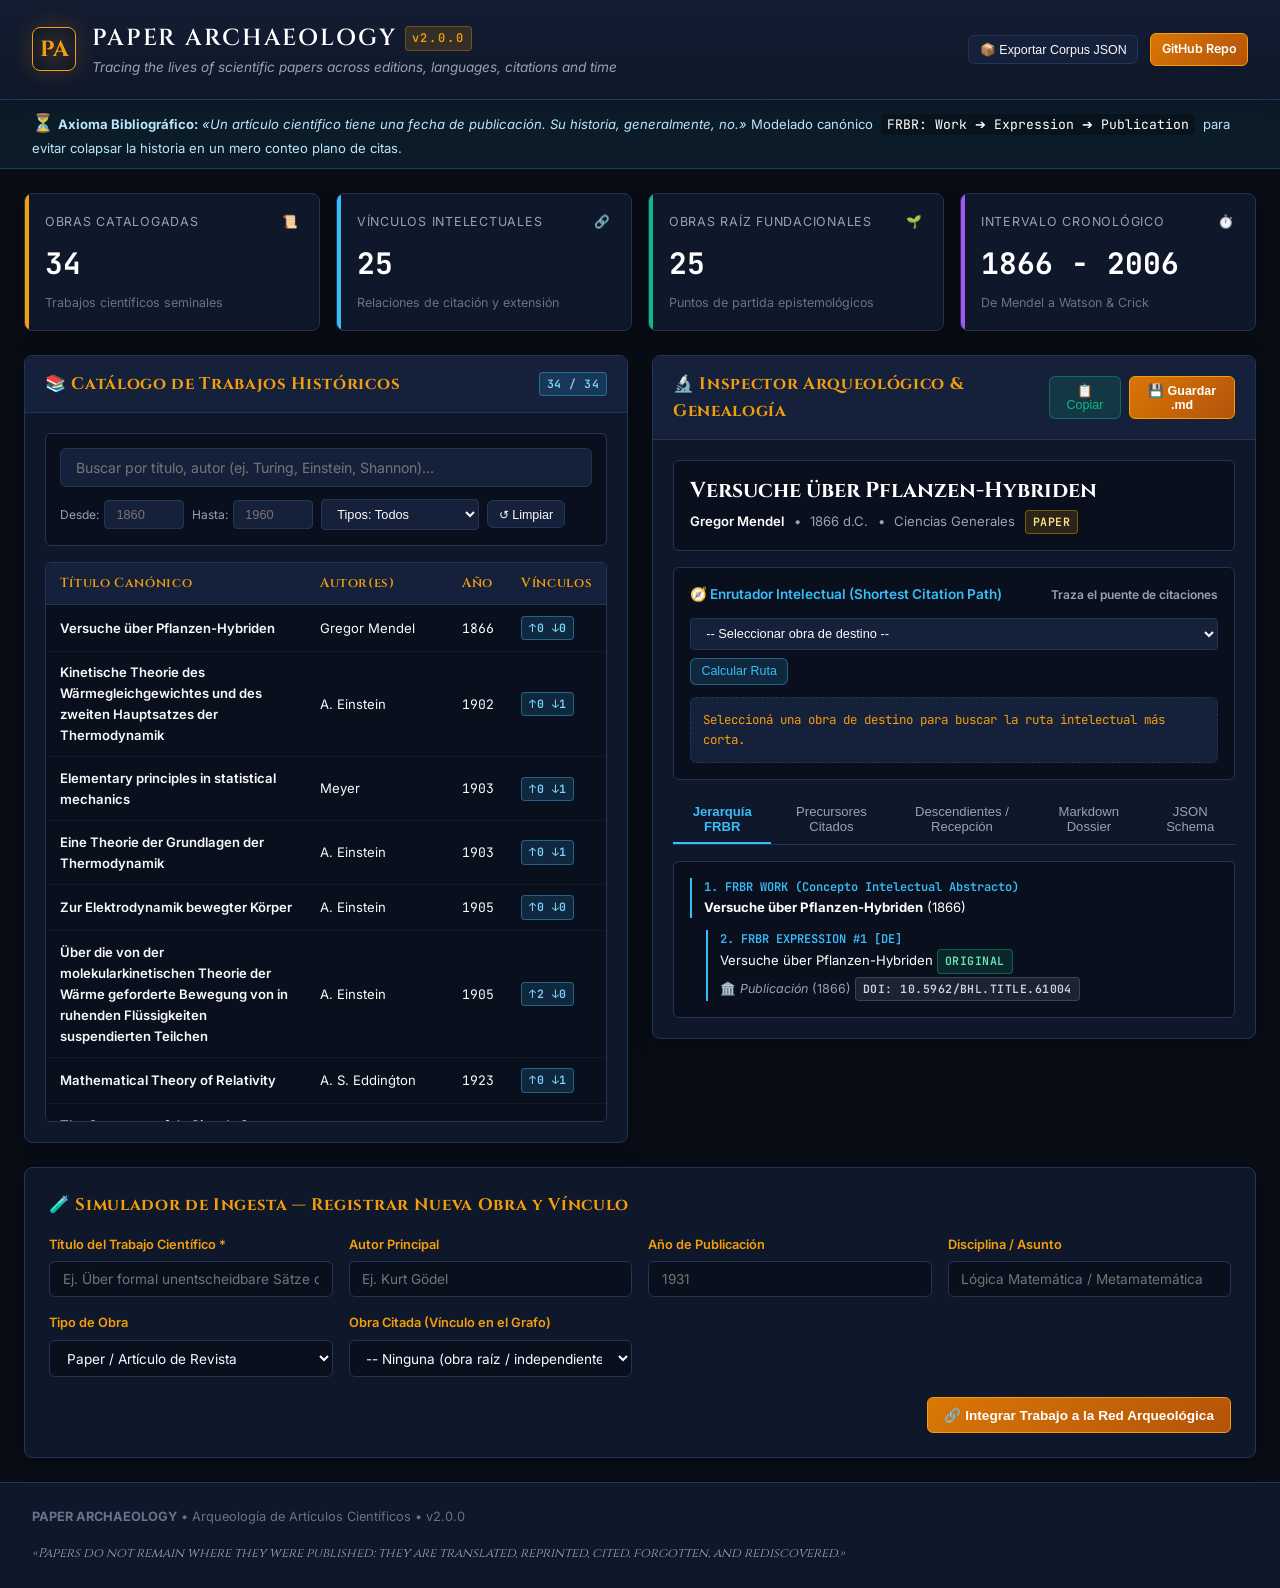
<file: index.html>
<!DOCTYPE html>
<html lang="es">
<head>
  <meta charset="UTF-8">
  <meta name="viewport" content="width=device-width, initial-scale=1.0">
  <title>PAPER ARCHAEOLOGY — Arqueología de Artículos Científicos &amp; Genealogía Intelectual</title>
  <meta name="description" content="Instrumento para reconstruir la trayectoria histórica de artículos científicos a través de ediciones, lenguas, citas y tiempo.">
  
  <link rel="preconnect" href="https://fonts.googleapis.com">
  <link rel="preconnect" href="https://fonts.gstatic.com" crossorigin>
  <link href="https://fonts.googleapis.com/css2?family=Cinzel:wght@500;700&family=Inter:wght@400;500;600&family=JetBrains+Mono:wght@400;600&display=swap" rel="stylesheet">
  
  <link rel="stylesheet" href="css/style.css">
  <link rel="icon" href="data:image/svg+xml,<svg xmlns=%22http://www.w3.org/2000/svg%22 viewBox=%220 0 100 100%22><text y=%22.9em%22 font-size=%2290%22>🧬</text></svg>">
</head>
<body>

  <!-- Encabezado -->
  <header class="site-header">
    <div class="header-inner">
      <div class="brand-wrapper">
        <div class="brand-sigil">PA</div>
        <div class="brand-titles">
          <h1>PAPER ARCHAEOLOGY <span class="brand-version">v2.0.0</span></h1>
          <p class="brand-subtitle">Tracing the lives of scientific papers across editions, languages, citations and time</p>
        </div>
      </div>
      <div class="header-actions">
        <button id="export-corpus-btn" class="btn btn-sm" title="Exportar catálogo completo a formato JSON">
          📦 Exportar Corpus JSON
        </button>
        <a href="https://github.com/lorenhey/paper-archaeology" target="_blank" rel="noopener noreferrer" class="btn btn-sm btn-primary">
          GitHub Repo
        </a>
      </div>
    </div>
  </header>

  <!-- Banner Epistémico -->
  <aside class="doctrine-banner">
    <div class="doctrine-inner">
      <div>
        <span class="doctrine-icon">⏳</span>
        <strong>Axioma Bibliográfico:</strong>
        <em>«Un artículo científico tiene una fecha de publicación. Su historia, generalmente, no.»</em>
        Modelado canónico <span class="doctrine-rule">FRBR: Work ➔ Expression ➔ Publication</span> para evitar colapsar la historia en un mero conteo plano de citas.
      </div>
    </div>
  </aside>

  <!-- Layout Principal -->
  <main class="main-layout">

    <!-- Métricas Globales de la Red -->
    <section class="metrics-grid">
      <div class="metric-card accent-amber">
        <div class="metric-header">
          <span>Obras Catalogadas</span>
          <span>📜</span>
        </div>
        <div class="metric-val" id="metric-total-works">34</div>
        <div class="metric-sub">Trabajos científicos seminales</div>
      </div>

      <div class="metric-card accent-cyan">
        <div class="metric-header">
          <span>Vínculos Intelectuales</span>
          <span>🔗</span>
        </div>
        <div class="metric-val" id="metric-total-links">25</div>
        <div class="metric-sub">Relaciones de citación y extensión</div>
      </div>

      <div class="metric-card accent-emerald">
        <div class="metric-header">
          <span>Obras Raíz Fundacionales</span>
          <span>🌱</span>
        </div>
        <div class="metric-val" id="metric-root-works">12</div>
        <div class="metric-sub">Puntos de partida epistemológicos</div>
      </div>

      <div class="metric-card accent-violet">
        <div class="metric-header">
          <span>Intervalo Cronológico</span>
          <span>⏱️</span>
        </div>
        <div class="metric-val" id="metric-year-span">1866 - 1953</div>
        <div class="metric-sub">De Mendel a Watson &amp; Crick</div>
      </div>
    </section>

    <!-- Espacio de Trabajo Dividido -->
    <div class="workspace-split">

      <!-- Panel Izquierdo: Catálogo y Explorador -->
      <section class="panel">
        <div class="panel-header">
          <h2 class="panel-title">
            <span>📚 Catálogo de Trabajos Históricos</span>
          </h2>
          <span class="badge badge-cyan" id="filtered-count-badge">34 / 34</span>
        </div>

        <div class="panel-body">
          <!-- Filtros -->
          <div class="filter-bar">
            <div class="search-box">
              <input type="text" id="search-input" class="search-input" placeholder="Buscar por título, autor (ej. Turing, Einstein, Shannon)..." autocomplete="off">
            </div>

            <div class="filter-row">
              <div style="display: flex; align-items: center; gap: 0.3rem;">
                <span style="font-size: 0.75rem; color: var(--text-muted);">Desde:</span>
                <input type="number" id="filter-year-from" class="filter-select" style="width: 80px;" placeholder="1860">
              </div>

              <div style="display: flex; align-items: center; gap: 0.3rem;">
                <span style="font-size: 0.75rem; color: var(--text-muted);">Hasta:</span>
                <input type="number" id="filter-year-to" class="filter-select" style="width: 80px;" placeholder="1960">
              </div>

              <select id="filter-work-type" class="filter-select">
                <option value="ALL">Tipos: Todos</option>
                <option value="paper">Paper / Artículo</option>
                <option value="book">Libro</option>
                <option value="proceedings">Actas / Proceedings</option>
              </select>

              <button id="reset-filters-btn" class="btn btn-sm" title="Restablecer filtros">
                ↺ Limpiar
              </button>
            </div>
          </div>

          <!-- Tabla de Artículos -->
          <div class="table-container">
            <table class="corpus-table">
              <thead>
                <tr>
                  <th>Título Canónico</th>
                  <th>Autor(es)</th>
                  <th>Año</th>
                  <th>Vínculos</th>
                </tr>
              </thead>
              <tbody id="corpus-table-body">
                <!-- Inyectado por JS -->
              </tbody>
            </table>
          </div>
        </div>
      </section>

      <!-- Panel Derecho: Inspector Arqueológico & Genealogía -->
      <section class="panel">
        <div class="panel-header">
          <h2 class="panel-title">
            <span>🔬 Inspector Arqueológico &amp; Genealogía</span>
          </h2>
          <div style="display: flex; gap: 0.5rem;">
            <button id="copy-dossier-btn" class="btn btn-sm btn-emerald" title="Copiar dossier en Markdown">
              📋 Copiar
            </button>
            <button id="download-dossier-btn" class="btn btn-sm btn-primary" title="Descargar informe editorial .md">
              💾 Guardar .md
            </button>
          </div>
        </div>

        <div class="panel-body">
          <div id="inspector-empty-state" style="display: none; padding: 3rem; text-align: center; color: var(--text-muted);">
            Seleccioná un trabajo del listado para explorar su genealogía intelectual.
          </div>

          <div id="inspector-content" style="display: flex; flex-direction: column; gap: 1rem;">
            <!-- Cabecera de la Obra -->
            <div class="inspector-header-box">
              <h3 class="work-detail-title" id="work-detail-title">Molecular Structure of Nucleic Acids</h3>
              <div class="work-detail-meta">
                <span id="work-detail-authors" style="font-weight: 600; color: #fff;">J. D. Watson, F. H. C. Crick</span>
                <span>•</span>
                <span id="work-detail-year">1953 d.C.</span>
                <span>•</span>
                <span id="work-detail-subject">Genética / Biofísica</span>
                <span class="badge badge-amber" id="work-detail-type-badge">PAPER</span>
              </div>
            </div>

            <!-- Herramienta de Enrutamiento Intelectual (Pathfinding) -->
            <div class="pathfinder-box">
              <div class="pathfinder-header">
                <span>🧭 Enrutador Intelectual (Shortest Citation Path)</span>
                <span style="font-size: 0.75rem; color: var(--text-muted);">Traza el puente de citaciones</span>
              </div>
              <div class="pathfinder-controls">
                <select id="pathfinder-target-select" class="filter-select" style="flex: 1;">
                  <!-- Inyectado por JS -->
                </select>
                <button id="pathfinder-run-btn" class="btn btn-sm btn-cyan">
                  Calcular Ruta
                </button>
              </div>
              <div id="path-result-box" class="path-result-box">
                Seleccioná una obra de destino para buscar la ruta intelectual más corta.
              </div>
            </div>

            <!-- Pestañas de Navegación -->
            <nav class="tabs-nav">
              <button class="tab-btn active-tab" data-tab="tab-frbr">Jerarquía FRBR</button>
              <button class="tab-btn" data-tab="tab-precursors">Precursores Citados</button>
              <button class="tab-btn" data-tab="tab-descendants">Descendientes / Recepción</button>
              <button class="tab-btn" data-tab="tab-markdown">Markdown Dossier</button>
              <button class="tab-btn" data-tab="tab-json">JSON Schema</button>
            </nav>

            <!-- Pestaña 1: FRBR Tree -->
            <div id="tab-frbr" class="tab-pane active-pane">
              <div class="frbr-tree" id="frbr-tree-container">
                <!-- Inyectado por JS -->
              </div>
            </div>

            <!-- Pestaña 2: Precursores -->
            <div id="tab-precursors" class="tab-pane">
              <div class="genealogy-list" id="precursors-list-container">
                <!-- Inyectado por JS -->
              </div>
            </div>

            <!-- Pestaña 3: Descendientes -->
            <div id="tab-descendants" class="tab-pane">
              <div class="genealogy-list" id="descendants-list-container">
                <!-- Inyectado por JS -->
              </div>
            </div>

            <!-- Pestaña 4: Markdown Dossier -->
            <div id="tab-markdown" class="tab-pane">
              <pre class="dossier-code-box" id="markdown-dossier-code"></pre>
            </div>

            <!-- Pestaña 5: JSON Schema -->
            <div id="tab-json" class="tab-pane">
              <pre class="dossier-code-box" id="json-dossier-code"></pre>
            </div>

          </div>
        </div>
      </section>
    </div>

    <!-- Simulador de Ingesta Arqueológica -->
    <section class="simulator-section">
      <div class="panel-header" style="background: transparent; border: none; padding: 0 0 1rem 0;">
        <h2 class="panel-title">
          <span>🧪 Simulador de Ingesta — Registrar Nueva Obra y Vínculo</span>
        </h2>
      </div>

      <form id="simulator-form">
        <div class="form-grid">
          <div class="form-group">
            <label class="form-label" for="sim-title-input">Título del Trabajo Científico *</label>
            <input type="text" id="sim-title-input" class="form-input" placeholder="Ej. Über formal unentscheidbare Sätze der Principia Mathematica" required>
          </div>

          <div class="form-group">
            <label class="form-label" for="sim-author-input">Autor Principal</label>
            <input type="text" id="sim-author-input" class="form-input" placeholder="Ej. Kurt Gödel">
          </div>

          <div class="form-group">
            <label class="form-label" for="sim-year-input">Año de Publicación</label>
            <input type="number" id="sim-year-input" class="form-input" placeholder="1931">
          </div>

          <div class="form-group">
            <label class="form-label" for="sim-subject-input">Disciplina / Asunto</label>
            <input type="text" id="sim-subject-input" class="form-input" placeholder="Lógica Matemática / Metamatemática">
          </div>

          <div class="form-group">
            <label class="form-label" for="sim-type-select">Tipo de Obra</label>
            <select id="sim-type-select" class="form-select">
              <option value="paper" selected>Paper / Artículo de Revista</option>
              <option value="book">Libro / Monografía</option>
              <option value="proceedings">Actas / Proceedings</option>
            </select>
          </div>

          <div class="form-group">
            <label class="form-label" for="sim-cite-target-select">Obra Citada (Vínculo en el Grafo)</label>
            <select id="sim-cite-target-select" class="form-select">
              <!-- Inyectado por JS -->
            </select>
          </div>
        </div>

        <div style="display: flex; justify-content: flex-end;">
          <button type="submit" class="btn btn-primary">
            🔗 Integrar Trabajo a la Red Arqueológica
          </button>
        </div>
      </form>
    </section>

  </main>

  <!-- Pie de Página -->
  <footer class="site-footer">
    <div class="footer-inner">
      <div>
        <strong>PAPER ARCHAEOLOGY</strong> • Arqueología de Artículos Científicos • v2.0.0
      </div>
      <div style="font-family: var(--font-serif); font-style: italic; color: var(--text-muted);">
        «Papers do not remain where they were published: they are translated, reprinted, cited, forgotten, and rediscovered.»
      </div>
    </div>
  </footer>

  <!-- Scripts -->
  <script src="data/archaeology-corpus.js"></script>
  <script src="js/archaeology-engine.js"></script>
  <script src="js/app.js"></script>
</body>
</html>
</file>
<file: css/style.css>
/* PAPER ARCHAEOLOGY - Intellectual Genealogy & Bibliographic Archaeology Workbench
   Theme: Archival Copper, Parchment & Deep Slate
*/

:root {
  --bg-primary: #090d16;
  --bg-surface: #0f172a;
  --bg-card: #15203b;
  --bg-card-hover: #1c2b4d;
  --bg-inset: #0a0f1d;
  
  --border-subtle: #233554;
  --border-focus: #38bdf8;
  --border-copper: #f59e0b;

  --text-primary: #f8fafc;
  --text-parchment: #fef3c7;
  --text-muted: #94a3b8;
  --text-dim: #64748b;

  --accent-amber: #f59e0b;
  --accent-cyan: #38bdf8;
  --accent-emerald: #10b981;
  --accent-violet: #a855f7;
  --accent-ruby: #f43f5e;

  --font-serif: "Cinzel", "Georgia", "Baskerville", serif;
  --font-sans: -apple-system, BlinkMacSystemFont, "Inter", "Segoe UI", Roboto, sans-serif;
  --font-mono: "JetBrains Mono", "Cascadia Code", "Fira Code", monospace;

  --shadow-card: 0 4px 20px rgba(0, 0, 0, 0.4);
  --shadow-glow-amber: 0 0 25px rgba(245, 158, 11, 0.2);
  --shadow-glow-cyan: 0 0 20px rgba(56, 189, 248, 0.2);
}

* {
  box-sizing: border-box;
  margin: 0;
  padding: 0;
}

body {
  background-color: var(--bg-primary);
  color: var(--text-primary);
  font-family: var(--font-sans);
  font-size: 14px;
  line-height: 1.6;
  min-height: 100vh;
  display: flex;
  flex-direction: column;
}

/* Header */
.site-header {
  background: linear-gradient(180deg, #131c31 0%, var(--bg-surface) 100%);
  border-bottom: 1px solid var(--border-subtle);
  padding: 1.25rem 2rem;
  box-shadow: 0 2px 15px rgba(0,0,0,0.5);
}

.header-inner {
  max-width: 1440px;
  margin: 0 auto;
  display: flex;
  justify-content: space-between;
  align-items: center;
  flex-wrap: wrap;
  gap: 1rem;
}

.brand-wrapper {
  display: flex;
  align-items: center;
  gap: 1rem;
}

.brand-sigil {
  width: 44px;
  height: 44px;
  border-radius: 8px;
  background: radial-gradient(circle, #f59e0b22 0%, #0f172a 100%);
  border: 1px solid var(--border-copper);
  display: flex;
  align-items: center;
  justify-content: center;
  color: var(--accent-amber);
  font-size: 22px;
  font-family: var(--font-serif);
  font-weight: 700;
  box-shadow: var(--shadow-glow-amber);
}

.brand-titles h1 {
  font-family: var(--font-serif);
  font-size: 1.45rem;
  letter-spacing: 0.08em;
  color: #fff;
  font-weight: 600;
  display: flex;
  align-items: center;
  gap: 0.5rem;
}

.brand-version {
  font-family: var(--font-mono);
  font-size: 0.75rem;
  padding: 2px 6px;
  background: rgba(245, 158, 11, 0.15);
  border: 1px solid rgba(245, 158, 11, 0.3);
  border-radius: 4px;
  color: var(--accent-amber);
}

.brand-subtitle {
  color: var(--text-muted);
  font-size: 0.85rem;
  font-style: italic;
}

.header-actions {
  display: flex;
  align-items: center;
  gap: 0.75rem;
}

/* Buttons */
.btn {
  background: var(--bg-card);
  color: var(--text-primary);
  border: 1px solid var(--border-subtle);
  padding: 0.55rem 1rem;
  border-radius: 6px;
  font-size: 0.85rem;
  font-weight: 500;
  cursor: pointer;
  display: inline-flex;
  align-items: center;
  gap: 0.5rem;
  transition: all 0.2s ease;
  text-decoration: none;
}

.btn:hover {
  background: var(--bg-card-hover);
  border-color: var(--accent-amber);
  color: #fff;
}

.btn-primary {
  background: linear-gradient(135deg, #d97706 0%, #b45309 100%);
  border-color: #f59e0b;
  color: #fff;
  font-weight: 600;
}

.btn-primary:hover {
  background: linear-gradient(135deg, #f59e0b 0%, #d97706 100%);
  box-shadow: var(--shadow-glow-amber);
}

.btn-cyan {
  background: rgba(56, 189, 248, 0.15);
  border-color: rgba(56, 189, 248, 0.4);
  color: var(--accent-cyan);
}

.btn-cyan:hover {
  background: rgba(56, 189, 248, 0.25);
  border-color: var(--accent-cyan);
  color: #fff;
}

.btn-emerald {
  background: rgba(16, 185, 129, 0.15);
  border-color: rgba(16, 185, 129, 0.4);
  color: var(--accent-emerald);
}

.btn-emerald:hover {
  background: rgba(16, 185, 129, 0.25);
  border-color: var(--accent-emerald);
  color: #fff;
}

.btn-sm {
  padding: 0.35rem 0.65rem;
  font-size: 0.78rem;
}

/* Epistemic Doctrine Alert Banner */
.doctrine-banner {
  background: rgba(56, 189, 248, 0.08);
  border-bottom: 1px solid rgba(56, 189, 248, 0.25);
  padding: 0.6rem 2rem;
  font-size: 0.82rem;
  color: #bae6fd;
}

.doctrine-inner {
  max-width: 1440px;
  margin: 0 auto;
  display: flex;
  align-items: center;
  justify-content: space-between;
  gap: 1rem;
}

.doctrine-icon {
  font-size: 1.1rem;
}

.doctrine-rule {
  font-family: var(--font-mono);
  color: #fff;
  background: rgba(0,0,0,0.3);
  padding: 2px 6px;
  border-radius: 4px;
  margin: 0 4px;
}

/* Layout */
.main-layout {
  max-width: 1440px;
  margin: 1.5rem auto;
  padding: 0 1.5rem;
  width: 100%;
  flex: 1;
  display: flex;
  flex-direction: column;
  gap: 1.5rem;
}

/* Metrics Grid */
.metrics-grid {
  display: grid;
  grid-template-columns: repeat(auto-fit, minmax(220px, 1fr));
  gap: 1rem;
}

.metric-card {
  background: var(--bg-surface);
  border: 1px solid var(--border-subtle);
  border-radius: 8px;
  padding: 1.1rem 1.25rem;
  box-shadow: var(--shadow-card);
  position: relative;
  overflow: hidden;
  display: flex;
  flex-direction: column;
  justify-content: space-between;
}

.metric-card::after {
  content: "";
  position: absolute;
  top: 0;
  left: 0;
  width: 4px;
  height: 100%;
  background: var(--border-subtle);
}

.metric-card.accent-amber::after { background: var(--accent-amber); }
.metric-card.accent-cyan::after { background: var(--accent-cyan); }
.metric-card.accent-emerald::after { background: var(--accent-emerald); }
.metric-card.accent-violet::after { background: var(--accent-violet); }

.metric-header {
  font-size: 0.78rem;
  text-transform: uppercase;
  letter-spacing: 0.06em;
  color: var(--text-muted);
  display: flex;
  justify-content: space-between;
  align-items: center;
  margin-bottom: 0.5rem;
}

.metric-val {
  font-family: var(--font-mono);
  font-size: 1.85rem;
  font-weight: 700;
  color: #ffffff;
  display: flex;
  align-items: baseline;
  gap: 0.4rem;
}

.metric-unit {
  font-size: 0.85rem;
  color: var(--text-muted);
  font-weight: 400;
}

.metric-sub {
  font-size: 0.78rem;
  color: var(--text-dim);
  margin-top: 0.35rem;
}

/* Split Workspace */
.workspace-split {
  display: grid;
  grid-template-columns: 1fr 1fr;
  gap: 1.5rem;
  align-items: start;
}

@media (max-width: 1080px) {
  .workspace-split {
    grid-template-columns: 1fr;
  }
}

/* Panels */
.panel {
  background: var(--bg-surface);
  border: 1px solid var(--border-subtle);
  border-radius: 8px;
  overflow: hidden;
  box-shadow: var(--shadow-card);
  display: flex;
  flex-direction: column;
}

.panel-header {
  background: var(--bg-card);
  border-bottom: 1px solid var(--border-subtle);
  padding: 0.9rem 1.25rem;
  display: flex;
  justify-content: space-between;
  align-items: center;
}

.panel-title {
  font-family: var(--font-serif);
  font-size: 1.05rem;
  color: var(--accent-amber);
  letter-spacing: 0.04em;
  display: flex;
  align-items: center;
  gap: 0.5rem;
}

.panel-body {
  padding: 1.25rem;
  display: flex;
  flex-direction: column;
  gap: 1rem;
}

/* Filter Bar */
.filter-bar {
  display: flex;
  flex-direction: column;
  gap: 0.75rem;
  background: var(--bg-inset);
  padding: 0.9rem;
  border-radius: 6px;
  border: 1px solid var(--border-subtle);
}

.search-input {
  width: 100%;
  background: var(--bg-card);
  border: 1px solid var(--border-subtle);
  border-radius: 6px;
  padding: 0.6rem 0.9rem;
  color: var(--text-primary);
  font-family: var(--font-sans);
  font-size: 0.88rem;
  transition: border-color 0.2s ease;
}

.search-input:focus {
  outline: none;
  border-color: var(--accent-cyan);
}

.filter-row {
  display: flex;
  flex-wrap: wrap;
  gap: 0.5rem;
  align-items: center;
}

.filter-select {
  background: var(--bg-card);
  border: 1px solid var(--border-subtle);
  color: var(--text-primary);
  padding: 0.4rem 0.7rem;
  border-radius: 4px;
  font-size: 0.8rem;
  cursor: pointer;
}

.filter-select:focus {
  outline: none;
  border-color: var(--accent-cyan);
}

/* Corpus Table */
.table-container {
  max-height: 560px;
  overflow-y: auto;
  border: 1px solid var(--border-subtle);
  border-radius: 6px;
  background: var(--bg-inset);
}

.corpus-table {
  width: 100%;
  border-collapse: collapse;
  text-align: left;
  font-size: 0.82rem;
}

.corpus-table th {
  background: var(--bg-card);
  color: var(--accent-amber);
  font-family: var(--font-serif);
  letter-spacing: 0.05em;
  font-weight: 600;
  padding: 0.65rem 0.85rem;
  position: sticky;
  top: 0;
  z-index: 10;
  border-bottom: 1px solid var(--border-subtle);
}

.corpus-table td {
  padding: 0.65rem 0.85rem;
  border-bottom: 1px solid rgba(255,255,255,0.04);
  color: var(--text-primary);
  vertical-align: middle;
}

.corpus-table tbody tr {
  cursor: pointer;
  transition: background 0.15s ease;
}

.corpus-table tbody tr:hover {
  background: rgba(56, 189, 248, 0.08);
}

.corpus-table tbody tr.active-row {
  background: rgba(56, 189, 248, 0.18);
  border-left: 3px solid var(--accent-cyan);
}

.work-title-cell {
  font-weight: 600;
  color: #fff;
}

.work-author-cell {
  color: var(--text-muted);
}

/* Badges */
.badge {
  display: inline-flex;
  align-items: center;
  gap: 0.3rem;
  padding: 2px 7px;
  border-radius: 4px;
  font-family: var(--font-mono);
  font-size: 0.72rem;
  font-weight: 600;
  text-transform: uppercase;
  letter-spacing: 0.04em;
  white-space: nowrap;
}

.badge-amber {
  background: rgba(245, 158, 11, 0.15);
  color: #fde68a;
  border: 1px solid rgba(245, 158, 11, 0.4);
}

.badge-cyan {
  background: rgba(56, 189, 248, 0.15);
  color: #7dd3fc;
  border: 1px solid rgba(56, 189, 248, 0.4);
}

.badge-emerald {
  background: rgba(16, 185, 129, 0.15);
  color: #6ee7b7;
  border: 1px solid rgba(16, 185, 129, 0.4);
}

.badge-violet {
  background: rgba(168, 85, 247, 0.15);
  color: #d8b4fe;
  border: 1px solid rgba(168, 85, 247, 0.4);
}

.badge-dim {
  background: rgba(100, 116, 139, 0.2);
  color: #cbd5e1;
  border: 1px solid rgba(100, 116, 139, 0.4);
}

/* Inspector Header */
.inspector-header-box {
  background: var(--bg-inset);
  border: 1px solid var(--border-subtle);
  border-radius: 6px;
  padding: 1rem;
}

.work-detail-title {
  font-family: var(--font-serif);
  font-size: 1.35rem;
  color: #fff;
  line-height: 1.3;
  margin-bottom: 0.3rem;
}

.work-detail-meta {
  display: flex;
  flex-wrap: wrap;
  gap: 0.6rem;
  align-items: center;
  font-size: 0.82rem;
  color: var(--text-muted);
}

/* Pathfinding Box */
.pathfinder-box {
  background: var(--bg-inset);
  border: 1px solid var(--border-subtle);
  border-radius: 6px;
  padding: 1rem;
  display: flex;
  flex-direction: column;
  gap: 0.75rem;
}

.pathfinder-header {
  font-size: 0.85rem;
  font-weight: 600;
  color: var(--accent-cyan);
  display: flex;
  justify-content: space-between;
  align-items: center;
}

.pathfinder-controls {
  display: flex;
  gap: 0.5rem;
  align-items: center;
  flex-wrap: wrap;
}

.path-result-box {
  background: var(--bg-card);
  border: 1px dashed var(--border-subtle);
  border-radius: 6px;
  padding: 0.75rem;
  font-family: var(--font-mono);
  font-size: 0.78rem;
  color: var(--accent-amber);
  min-height: 38px;
  display: flex;
  align-items: center;
  flex-wrap: wrap;
  gap: 0.4rem;
}

/* Tabs */
.tabs-nav {
  display: flex;
  border-bottom: 1px solid var(--border-subtle);
  gap: 0.25rem;
}

.tab-btn {
  background: transparent;
  color: var(--text-muted);
  border: none;
  border-bottom: 2px solid transparent;
  padding: 0.5rem 0.9rem;
  font-size: 0.82rem;
  cursor: pointer;
  font-weight: 500;
  transition: all 0.2s ease;
}

.tab-btn:hover {
  color: var(--text-primary);
}

.tab-btn.active-tab {
  color: var(--accent-cyan);
  border-bottom-color: var(--accent-cyan);
  font-weight: 600;
}

.tab-pane {
  display: none;
}

.tab-pane.active-pane {
  display: block;
}

/* Genealogies List */
.genealogy-list {
  display: flex;
  flex-direction: column;
  gap: 0.65rem;
}

.genealogy-item {
  background: var(--bg-card);
  border: 1px solid var(--border-subtle);
  border-radius: 6px;
  padding: 0.75rem 0.9rem;
  font-size: 0.8rem;
  cursor: pointer;
  transition: border-color 0.15s ease;
}

.genealogy-item:hover {
  border-color: var(--accent-cyan);
}

.genealogy-item-header {
  display: flex;
  justify-content: space-between;
  align-items: center;
  margin-bottom: 0.35rem;
  font-weight: 600;
  color: #fff;
}

.genealogy-item-body {
  color: var(--text-muted);
  font-size: 0.78rem;
  display: flex;
  gap: 0.75rem;
}

/* FRBR Tree */
.frbr-tree {
  display: flex;
  flex-direction: column;
  gap: 0.75rem;
  background: var(--bg-inset);
  padding: 1rem;
  border-radius: 6px;
  border: 1px solid var(--border-subtle);
}

.frbr-node {
  border-left: 2px solid var(--accent-cyan);
  padding-left: 0.75rem;
}

.frbr-label {
  font-family: var(--font-mono);
  font-size: 0.75rem;
  font-weight: 600;
  color: var(--accent-cyan);
}

.frbr-content {
  font-size: 0.82rem;
  color: #fff;
}

/* Dossier Code Box */
.dossier-code-box {
  background: #060911;
  border: 1px solid var(--border-subtle);
  border-radius: 6px;
  padding: 1rem;
  font-family: var(--font-mono);
  font-size: 0.78rem;
  color: #e2e8f0;
  white-space: pre-wrap;
  max-height: 380px;
  overflow-y: auto;
  line-height: 1.5;
}

/* Simulator Form */
.simulator-section {
  background: var(--bg-surface);
  border: 1px solid var(--border-subtle);
  border-radius: 8px;
  padding: 1.5rem;
  box-shadow: var(--shadow-card);
}

.form-grid {
  display: grid;
  grid-template-columns: repeat(auto-fit, minmax(240px, 1fr));
  gap: 1rem;
  margin-bottom: 1.25rem;
}

.form-group {
  display: flex;
  flex-direction: column;
  gap: 0.4rem;
}

.form-label {
  font-size: 0.8rem;
  font-weight: 600;
  color: var(--accent-amber);
}

.form-input, .form-select {
  background: var(--bg-inset);
  border: 1px solid var(--border-subtle);
  border-radius: 6px;
  padding: 0.55rem 0.8rem;
  color: var(--text-primary);
  font-family: var(--font-sans);
  font-size: 0.85rem;
}

.form-input:focus, .form-select:focus {
  outline: none;
  border-color: var(--accent-cyan);
}

/* Footer */
.site-footer {
  background: var(--bg-surface);
  border-top: 1px solid var(--border-subtle);
  padding: 1.5rem 2rem;
  font-size: 0.8rem;
  color: var(--text-dim);
  margin-top: auto;
}

.footer-inner {
  max-width: 1440px;
  margin: 0 auto;
  display: flex;
  justify-content: space-between;
  align-items: center;
  flex-wrap: wrap;
  gap: 1rem;
}
</file>
